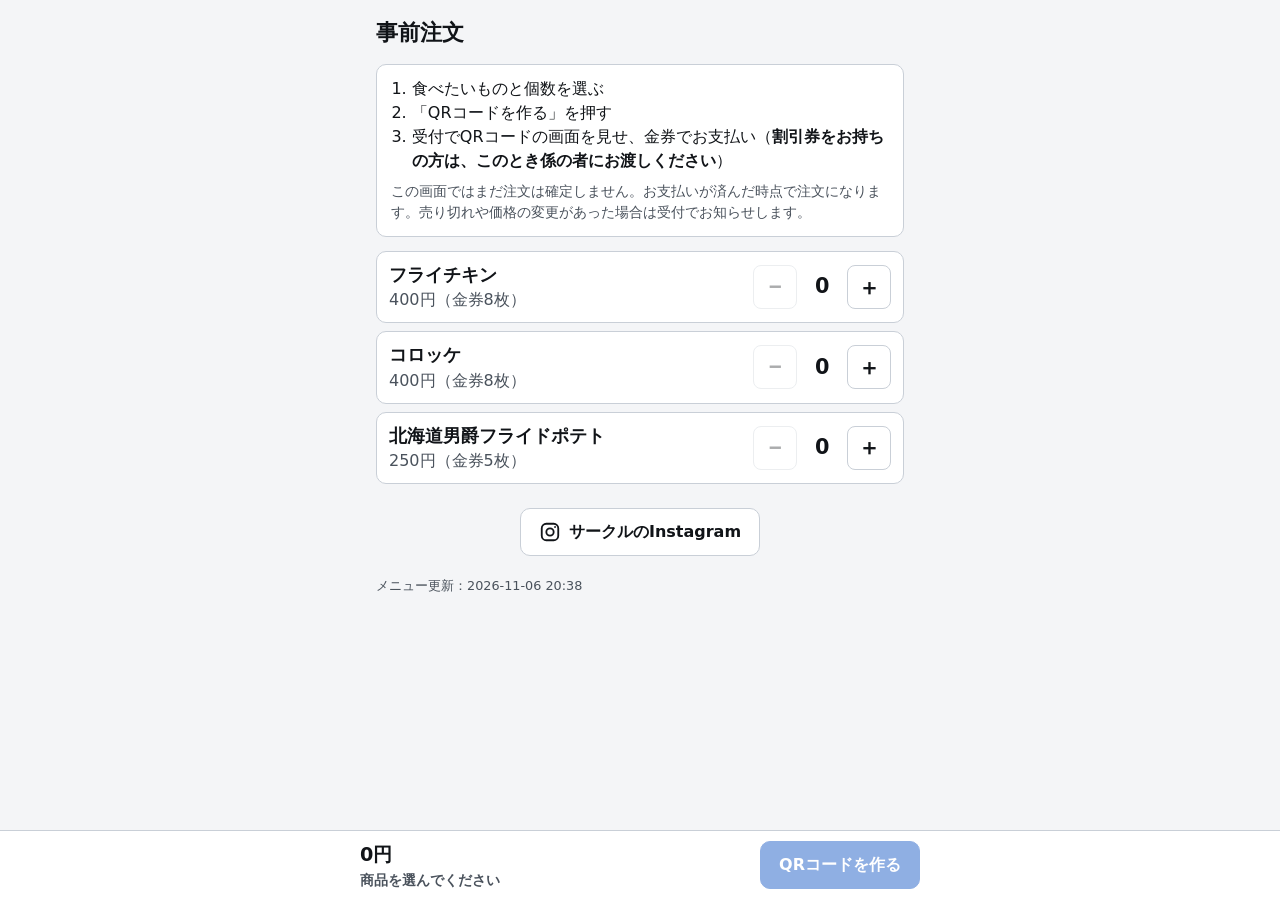
<file: index.html>
<!doctype html><html lang="ja">
<head>
  <meta charset="utf-8">
  <meta name="viewport" content="width=device-width, initial-scale=1">
  <meta name="robots" content="noindex">
  <title>事前注文</title>
  <style>
    :root {
      --bg: #f4f5f7; --surface: #fff; --text: #111418; --muted: #4a525c; --border: #c9cfd7;
      --primary: #0a4fc2; --primary-text: #fff; --warn: #9a4d00; --warn-bg: #fff1dc;
    }
    * { box-sizing: border-box; }
    html, body { margin: 0; }
    body {
      background: var(--bg); color: var(--text); line-height: 1.5;
      font-family: "Hiragino Sans", "Yu Gothic UI", "Meiryo", "Noto Sans JP", system-ui, sans-serif;
      -webkit-tap-highlight-color: transparent;
    }
    .wrap { max-width: 560px; margin: 0 auto; padding: 16px 16px 120px; }
    header h1 { font-size: 1.4rem; margin: 0; }
    header .shop { color: var(--muted); font-weight: 700; }
    .how { background: var(--surface); border: 1px solid var(--border); border-radius: 10px; padding: 12px 14px; margin: 14px 0; }
    .how ol { margin: 0; padding-left: 1.3em; }
    .how .note { color: var(--muted); font-size: .9rem; margin: 8px 0 0; }
    .menu { list-style: none; margin: 0; padding: 0; display: grid; gap: 8px; }
    .item {
      background: var(--surface); border: 1px solid var(--border); border-radius: 10px;
      padding: 10px 12px; display: flex; align-items: center; gap: 10px;
    }
    .item.on { border-color: var(--primary); box-shadow: inset 4px 0 0 var(--primary); }
    .item .info { flex: 1; min-width: 0; }
    .item .name { font-weight: 800; font-size: 1.1rem; overflow-wrap: anywhere; }
    .item .price { color: var(--muted); font-variant-numeric: tabular-nums; }
    .stepper { display: flex; align-items: center; gap: 4px; }
    .stepper button {
      width: 44px; height: 44px; font-size: 1.4rem; font-weight: 800; border-radius: 8px;
      border: 1px solid var(--border); background: #fff; color: var(--text); cursor: pointer;
    }
    .stepper button:disabled { opacity: .35; cursor: default; }
    .stepper .qty { min-width: 2em; text-align: center; font-size: 1.3rem; font-weight: 800; font-variant-numeric: tabular-nums; }
    .bar {
      position: fixed; left: 0; right: 0; bottom: 0; background: var(--surface);
      border-top: 1px solid var(--border); padding: 10px 16px calc(10px + env(safe-area-inset-bottom));
    }
    .bar-in { max-width: 560px; margin: 0 auto; display: flex; align-items: center; gap: 12px; }
    .bar .sum { flex: 1; font-weight: 800; font-size: 1.2rem; font-variant-numeric: tabular-nums; }
    .bar .sum small { display: block; font-size: .85rem; color: var(--muted); font-weight: 700; }
    .btn {
      min-height: 48px; padding: 0 18px; border-radius: 10px; font: inherit; font-weight: 800;
      border: 1px solid var(--border); background: #fff; color: var(--text); cursor: pointer;
    }
    .btn-primary { background: var(--primary); border-color: var(--primary); color: var(--primary-text); }
    .btn:disabled { opacity: .45; cursor: default; }
    .hidden { display: none !important; }
    /* QR表示 */
    .qr-view { text-align: center; }
    .qr-view .lead { font-weight: 800; font-size: 1.1rem; margin: 8px 0; }
    .qr-box { background: #fff; padding: 12px; border-radius: 12px; border: 1px solid var(--border); display: inline-block; width: min(100%, 360px); }
    .qr-box img { display: block; width: 100%; height: auto; image-rendering: pixelated; }
    .qr-id { font-family: ui-monospace, Consolas, monospace; font-size: 1.2rem; font-weight: 800; letter-spacing: .1em; margin-top: 6px; }
    .summary { text-align: left; background: var(--surface); border: 1px solid var(--border); border-radius: 10px; padding: 10px 14px; margin: 14px 0; }
    .summary table { width: 100%; border-collapse: collapse; }
    .summary td { padding: 4px 0; }
    .summary td.n { text-align: right; font-variant-numeric: tabular-nums; white-space: nowrap; padding-left: 8px; }
    .summary .total td { border-top: 1px solid var(--border); font-weight: 800; padding-top: 8px; }
    .warn { background: var(--warn-bg); color: var(--warn); border-radius: 10px; padding: 10px 14px; font-weight: 700; text-align: left; }
    .actions { display: flex; gap: 10px; justify-content: center; flex-wrap: wrap; margin-top: 14px; }
    footer { color: var(--muted); font-size: .8rem; margin-top: 20px; }
    .sns { margin-top: 24px; text-align: center; }
    .sns a {
      display: inline-flex; align-items: center; gap: 8px; min-height: 48px; padding: 0 18px;
      border-radius: 10px; border: 1px solid var(--border); background: var(--surface);
      color: var(--text); font-weight: 800; text-decoration: none;
    }
    .sns svg { width: 22px; height: 22px; }
  </style>
</head>
<body>
  <div class="wrap">
    <header>
      <h1>事前注文</h1>
      
    </header>

    <section id="pick">
      <div class="how">
        <ol>
          <li>食べたいものと個数を選ぶ</li>
          <li>「QRコードを作る」を押す</li>
          <li>受付でQRコードの画面を見せ、金券でお支払い（<strong>割引券をお持ちの方は、このとき係の者にお渡しください</strong>）</li>
        </ol>
        <p class="note">この画面ではまだ注文は確定しません。お支払いが済んだ時点で注文になります。売り切れや価格の変更があった場合は受付でお知らせします。</p>
      </div>
      
      <ul class="menu" id="menu"></ul>
      
    </section>

    <section id="qr" class="qr-view hidden">
      <p class="lead">受付でこの画面を見せてください</p>
      <div class="qr-box"><img id="qr-img" alt="事前注文のQRコード"></div>
      <div class="qr-id" id="qr-id"></div>
      <p class="warn" style="margin-top:12px">画面を明るくして、受付のカメラに向けてください。お支払い（金券）は受付で行います。<br><strong>割引券をお持ちの方は、係の者にお渡しください。</strong></p>
      <div class="summary"><table id="qr-lines"></table></div>
      <div class="actions">
        <button type="button" class="btn" id="btn-edit">戻って変更する</button>
        <button type="button" class="btn" id="btn-reset">最初からやり直す</button>
      </div>
    </section>

    
    <div class="sns">
      <a href="https://www.instagram.com/monodzukurisakuru?xtok=YzZweGwxMnR0Nmt3&amp;utm_source=qr" target="_blank" rel="noopener noreferrer">
        <svg viewBox="0 0 24 24" fill="none" stroke="currentColor" stroke-width="2" aria-hidden="true"><rect x="3" y="3" width="18" height="18" rx="5"/><circle cx="12" cy="12" r="4"/><circle cx="17.5" cy="6.5" r="1" fill="currentColor" stroke="none"/></svg>
        サークルのInstagram
      </a>
    </div>
    
    <footer>メニュー更新：2026-11-06 20:38</footer>
  </div>

  <div class="bar" id="bar">
    <div class="bar-in">
      <div class="sum"><span id="sum">0円</span><small id="sum-detail">商品を選んでください</small></div>
      <button type="button" class="btn btn-primary" id="btn-make" disabled>QRコードを作る</button>
    </div>
  </div>

  <script>//---------------------------------------------------------------------
//
// QR Code Generator for JavaScript
//
// Copyright (c) 2009 Kazuhiko Arase
//
// URL: http://www.d-project.com/
//
// Licensed under the MIT license:
//  http://www.opensource.org/licenses/mit-license.php
//
// The word 'QR Code' is registered trademark of
// DENSO WAVE INCORPORATED
//  http://www.denso-wave.com/qrcode/faqpatent-e.html
//
//---------------------------------------------------------------------

var qrcode = function() {

  //---------------------------------------------------------------------
  // qrcode
  //---------------------------------------------------------------------

  /**
   * qrcode
   * @param typeNumber 1 to 40
   * @param errorCorrectionLevel 'L','M','Q','H'
   */
  var qrcode = function(typeNumber, errorCorrectionLevel) {

    var PAD0 = 0xEC;
    var PAD1 = 0x11;

    var _typeNumber = typeNumber;
    var _errorCorrectionLevel = QRErrorCorrectionLevel[errorCorrectionLevel];
    var _modules = null;
    var _moduleCount = 0;
    var _dataCache = null;
    var _dataList = [];

    var _this = {};

    var makeImpl = function(test, maskPattern) {

      _moduleCount = _typeNumber * 4 + 17;
      _modules = function(moduleCount) {
        var modules = new Array(moduleCount);
        for (var row = 0; row < moduleCount; row += 1) {
          modules[row] = new Array(moduleCount);
          for (var col = 0; col < moduleCount; col += 1) {
            modules[row][col] = null;
          }
        }
        return modules;
      }(_moduleCount);

      setupPositionProbePattern(0, 0);
      setupPositionProbePattern(_moduleCount - 7, 0);
      setupPositionProbePattern(0, _moduleCount - 7);
      setupPositionAdjustPattern();
      setupTimingPattern();
      setupTypeInfo(test, maskPattern);

      if (_typeNumber >= 7) {
        setupTypeNumber(test);
      }

      if (_dataCache == null) {
        _dataCache = createData(_typeNumber, _errorCorrectionLevel, _dataList);
      }

      mapData(_dataCache, maskPattern);
    };

    var setupPositionProbePattern = function(row, col) {

      for (var r = -1; r <= 7; r += 1) {

        if (row + r <= -1 || _moduleCount <= row + r) continue;

        for (var c = -1; c <= 7; c += 1) {

          if (col + c <= -1 || _moduleCount <= col + c) continue;

          if ( (0 <= r && r <= 6 && (c == 0 || c == 6) )
              || (0 <= c && c <= 6 && (r == 0 || r == 6) )
              || (2 <= r && r <= 4 && 2 <= c && c <= 4) ) {
            _modules[row + r][col + c] = true;
          } else {
            _modules[row + r][col + c] = false;
          }
        }
      }
    };

    var getBestMaskPattern = function() {

      var minLostPoint = 0;
      var pattern = 0;

      for (var i = 0; i < 8; i += 1) {

        makeImpl(true, i);

        var lostPoint = QRUtil.getLostPoint(_this);

        if (i == 0 || minLostPoint > lostPoint) {
          minLostPoint = lostPoint;
          pattern = i;
        }
      }

      return pattern;
    };

    var setupTimingPattern = function() {

      for (var r = 8; r < _moduleCount - 8; r += 1) {
        if (_modules[r][6] != null) {
          continue;
        }
        _modules[r][6] = (r % 2 == 0);
      }

      for (var c = 8; c < _moduleCount - 8; c += 1) {
        if (_modules[6][c] != null) {
          continue;
        }
        _modules[6][c] = (c % 2 == 0);
      }
    };

    var setupPositionAdjustPattern = function() {

      var pos = QRUtil.getPatternPosition(_typeNumber);

      for (var i = 0; i < pos.length; i += 1) {

        for (var j = 0; j < pos.length; j += 1) {

          var row = pos[i];
          var col = pos[j];

          if (_modules[row][col] != null) {
            continue;
          }

          for (var r = -2; r <= 2; r += 1) {

            for (var c = -2; c <= 2; c += 1) {

              if (r == -2 || r == 2 || c == -2 || c == 2
                  || (r == 0 && c == 0) ) {
                _modules[row + r][col + c] = true;
              } else {
                _modules[row + r][col + c] = false;
              }
            }
          }
        }
      }
    };

    var setupTypeNumber = function(test) {

      var bits = QRUtil.getBCHTypeNumber(_typeNumber);

      for (var i = 0; i < 18; i += 1) {
        var mod = (!test && ( (bits >> i) & 1) == 1);
        _modules[Math.floor(i / 3)][i % 3 + _moduleCount - 8 - 3] = mod;
      }

      for (var i = 0; i < 18; i += 1) {
        var mod = (!test && ( (bits >> i) & 1) == 1);
        _modules[i % 3 + _moduleCount - 8 - 3][Math.floor(i / 3)] = mod;
      }
    };

    var setupTypeInfo = function(test, maskPattern) {

      var data = (_errorCorrectionLevel << 3) | maskPattern;
      var bits = QRUtil.getBCHTypeInfo(data);

      // vertical
      for (var i = 0; i < 15; i += 1) {

        var mod = (!test && ( (bits >> i) & 1) == 1);

        if (i < 6) {
          _modules[i][8] = mod;
        } else if (i < 8) {
          _modules[i + 1][8] = mod;
        } else {
          _modules[_moduleCount - 15 + i][8] = mod;
        }
      }

      // horizontal
      for (var i = 0; i < 15; i += 1) {

        var mod = (!test && ( (bits >> i) & 1) == 1);

        if (i < 8) {
          _modules[8][_moduleCount - i - 1] = mod;
        } else if (i < 9) {
          _modules[8][15 - i - 1 + 1] = mod;
        } else {
          _modules[8][15 - i - 1] = mod;
        }
      }

      // fixed module
      _modules[_moduleCount - 8][8] = (!test);
    };

    var mapData = function(data, maskPattern) {

      var inc = -1;
      var row = _moduleCount - 1;
      var bitIndex = 7;
      var byteIndex = 0;
      var maskFunc = QRUtil.getMaskFunction(maskPattern);

      for (var col = _moduleCount - 1; col > 0; col -= 2) {

        if (col == 6) col -= 1;

        while (true) {

          for (var c = 0; c < 2; c += 1) {

            if (_modules[row][col - c] == null) {

              var dark = false;

              if (byteIndex < data.length) {
                dark = ( ( (data[byteIndex] >>> bitIndex) & 1) == 1);
              }

              var mask = maskFunc(row, col - c);

              if (mask) {
                dark = !dark;
              }

              _modules[row][col - c] = dark;
              bitIndex -= 1;

              if (bitIndex == -1) {
                byteIndex += 1;
                bitIndex = 7;
              }
            }
          }

          row += inc;

          if (row < 0 || _moduleCount <= row) {
            row -= inc;
            inc = -inc;
            break;
          }
        }
      }
    };

    var createBytes = function(buffer, rsBlocks) {

      var offset = 0;

      var maxDcCount = 0;
      var maxEcCount = 0;

      var dcdata = new Array(rsBlocks.length);
      var ecdata = new Array(rsBlocks.length);

      for (var r = 0; r < rsBlocks.length; r += 1) {

        var dcCount = rsBlocks[r].dataCount;
        var ecCount = rsBlocks[r].totalCount - dcCount;

        maxDcCount = Math.max(maxDcCount, dcCount);
        maxEcCount = Math.max(maxEcCount, ecCount);

        dcdata[r] = new Array(dcCount);

        for (var i = 0; i < dcdata[r].length; i += 1) {
          dcdata[r][i] = 0xff & buffer.getBuffer()[i + offset];
        }
        offset += dcCount;

        var rsPoly = QRUtil.getErrorCorrectPolynomial(ecCount);
        var rawPoly = qrPolynomial(dcdata[r], rsPoly.getLength() - 1);

        var modPoly = rawPoly.mod(rsPoly);
        ecdata[r] = new Array(rsPoly.getLength() - 1);
        for (var i = 0; i < ecdata[r].length; i += 1) {
          var modIndex = i + modPoly.getLength() - ecdata[r].length;
          ecdata[r][i] = (modIndex >= 0)? modPoly.getAt(modIndex) : 0;
        }
      }

      var totalCodeCount = 0;
      for (var i = 0; i < rsBlocks.length; i += 1) {
        totalCodeCount += rsBlocks[i].totalCount;
      }

      var data = new Array(totalCodeCount);
      var index = 0;

      for (var i = 0; i < maxDcCount; i += 1) {
        for (var r = 0; r < rsBlocks.length; r += 1) {
          if (i < dcdata[r].length) {
            data[index] = dcdata[r][i];
            index += 1;
          }
        }
      }

      for (var i = 0; i < maxEcCount; i += 1) {
        for (var r = 0; r < rsBlocks.length; r += 1) {
          if (i < ecdata[r].length) {
            data[index] = ecdata[r][i];
            index += 1;
          }
        }
      }

      return data;
    };

    var createData = function(typeNumber, errorCorrectionLevel, dataList) {

      var rsBlocks = QRRSBlock.getRSBlocks(typeNumber, errorCorrectionLevel);

      var buffer = qrBitBuffer();

      for (var i = 0; i < dataList.length; i += 1) {
        var data = dataList[i];
        buffer.put(data.getMode(), 4);
        buffer.put(data.getLength(), QRUtil.getLengthInBits(data.getMode(), typeNumber) );
        data.write(buffer);
      }

      // calc num max data.
      var totalDataCount = 0;
      for (var i = 0; i < rsBlocks.length; i += 1) {
        totalDataCount += rsBlocks[i].dataCount;
      }

      if (buffer.getLengthInBits() > totalDataCount * 8) {
        throw 'code length overflow. ('
          + buffer.getLengthInBits()
          + '>'
          + totalDataCount * 8
          + ')';
      }

      // end code
      if (buffer.getLengthInBits() + 4 <= totalDataCount * 8) {
        buffer.put(0, 4);
      }

      // padding
      while (buffer.getLengthInBits() % 8 != 0) {
        buffer.putBit(false);
      }

      // padding
      while (true) {

        if (buffer.getLengthInBits() >= totalDataCount * 8) {
          break;
        }
        buffer.put(PAD0, 8);

        if (buffer.getLengthInBits() >= totalDataCount * 8) {
          break;
        }
        buffer.put(PAD1, 8);
      }

      return createBytes(buffer, rsBlocks);
    };

    _this.addData = function(data, mode) {

      mode = mode || 'Byte';

      var newData = null;

      switch(mode) {
      case 'Numeric' :
        newData = qrNumber(data);
        break;
      case 'Alphanumeric' :
        newData = qrAlphaNum(data);
        break;
      case 'Byte' :
        newData = qr8BitByte(data);
        break;
      case 'Kanji' :
        newData = qrKanji(data);
        break;
      default :
        throw 'mode:' + mode;
      }

      _dataList.push(newData);
      _dataCache = null;
    };

    _this.isDark = function(row, col) {
      if (row < 0 || _moduleCount <= row || col < 0 || _moduleCount <= col) {
        throw row + ',' + col;
      }
      return _modules[row][col];
    };

    _this.getModuleCount = function() {
      return _moduleCount;
    };

    _this.make = function() {
      if (_typeNumber < 1) {
        var typeNumber = 1;

        for (; typeNumber < 40; typeNumber++) {
          var rsBlocks = QRRSBlock.getRSBlocks(typeNumber, _errorCorrectionLevel);
          var buffer = qrBitBuffer();

          for (var i = 0; i < _dataList.length; i++) {
            var data = _dataList[i];
            buffer.put(data.getMode(), 4);
            buffer.put(data.getLength(), QRUtil.getLengthInBits(data.getMode(), typeNumber) );
            data.write(buffer);
          }

          var totalDataCount = 0;
          for (var i = 0; i < rsBlocks.length; i++) {
            totalDataCount += rsBlocks[i].dataCount;
          }

          if (buffer.getLengthInBits() <= totalDataCount * 8) {
            break;
          }
        }

        _typeNumber = typeNumber;
      }

      makeImpl(false, getBestMaskPattern() );
    };

    _this.createTableTag = function(cellSize, margin) {

      cellSize = cellSize || 2;
      margin = (typeof margin == 'undefined')? cellSize * 4 : margin;

      var qrHtml = '';

      qrHtml += '<table style="';
      qrHtml += ' border-width: 0px; border-style: none;';
      qrHtml += ' border-collapse: collapse;';
      qrHtml += ' padding: 0px; margin: ' + margin + 'px;';
      qrHtml += '">';
      qrHtml += '<tbody>';

      for (var r = 0; r < _this.getModuleCount(); r += 1) {

        qrHtml += '<tr>';

        for (var c = 0; c < _this.getModuleCount(); c += 1) {
          qrHtml += '<td style="';
          qrHtml += ' border-width: 0px; border-style: none;';
          qrHtml += ' border-collapse: collapse;';
          qrHtml += ' padding: 0px; margin: 0px;';
          qrHtml += ' width: ' + cellSize + 'px;';
          qrHtml += ' height: ' + cellSize + 'px;';
          qrHtml += ' background-color: ';
          qrHtml += _this.isDark(r, c)? '#000000' : '#ffffff';
          qrHtml += ';';
          qrHtml += '"/>';
        }

        qrHtml += '</tr>';
      }

      qrHtml += '</tbody>';
      qrHtml += '</table>';

      return qrHtml;
    };

    _this.createSvgTag = function(cellSize, margin, alt, title) {

      var opts = {};
      if (typeof arguments[0] == 'object') {
        // Called by options.
        opts = arguments[0];
        // overwrite cellSize and margin.
        cellSize = opts.cellSize;
        margin = opts.margin;
        alt = opts.alt;
        title = opts.title;
      }

      cellSize = cellSize || 2;
      margin = (typeof margin == 'undefined')? cellSize * 4 : margin;

      // Compose alt property surrogate
      alt = (typeof alt === 'string') ? {text: alt} : alt || {};
      alt.text = alt.text || null;
      alt.id = (alt.text) ? alt.id || 'qrcode-description' : null;

      // Compose title property surrogate
      title = (typeof title === 'string') ? {text: title} : title || {};
      title.text = title.text || null;
      title.id = (title.text) ? title.id || 'qrcode-title' : null;

      var size = _this.getModuleCount() * cellSize + margin * 2;
      var c, mc, r, mr, qrSvg='', rect;

      rect = 'l' + cellSize + ',0 0,' + cellSize +
        ' -' + cellSize + ',0 0,-' + cellSize + 'z ';

      qrSvg += '<svg version="1.1" xmlns="http://www.w3.org/2000/svg"';
      qrSvg += !opts.scalable ? ' width="' + size + 'px" height="' + size + 'px"' : '';
      qrSvg += ' viewBox="0 0 ' + size + ' ' + size + '" ';
      qrSvg += ' preserveAspectRatio="xMinYMin meet"';
      qrSvg += (title.text || alt.text) ? ' role="img" aria-labelledby="' +
          escapeXml([title.id, alt.id].join(' ').trim() ) + '"' : '';
      qrSvg += '>';
      qrSvg += (title.text) ? '<title id="' + escapeXml(title.id) + '">' +
          escapeXml(title.text) + '</title>' : '';
      qrSvg += (alt.text) ? '<description id="' + escapeXml(alt.id) + '">' +
          escapeXml(alt.text) + '</description>' : '';
      qrSvg += '<rect width="100%" height="100%" fill="white" cx="0" cy="0"/>';
      qrSvg += '<path d="';

      for (r = 0; r < _this.getModuleCount(); r += 1) {
        mr = r * cellSize + margin;
        for (c = 0; c < _this.getModuleCount(); c += 1) {
          if (_this.isDark(r, c) ) {
            mc = c*cellSize+margin;
            qrSvg += 'M' + mc + ',' + mr + rect;
          }
        }
      }

      qrSvg += '" stroke="transparent" fill="black"/>';
      qrSvg += '</svg>';

      return qrSvg;
    };

    _this.createDataURL = function(cellSize, margin) {

      cellSize = cellSize || 2;
      margin = (typeof margin == 'undefined')? cellSize * 4 : margin;

      var size = _this.getModuleCount() * cellSize + margin * 2;
      var min = margin;
      var max = size - margin;

      return createDataURL(size, size, function(x, y) {
        if (min <= x && x < max && min <= y && y < max) {
          var c = Math.floor( (x - min) / cellSize);
          var r = Math.floor( (y - min) / cellSize);
          return _this.isDark(r, c)? 0 : 1;
        } else {
          return 1;
        }
      } );
    };

    _this.createImgTag = function(cellSize, margin, alt) {

      cellSize = cellSize || 2;
      margin = (typeof margin == 'undefined')? cellSize * 4 : margin;

      var size = _this.getModuleCount() * cellSize + margin * 2;

      var img = '';
      img += '<img';
      img += '\u0020src="';
      img += _this.createDataURL(cellSize, margin);
      img += '"';
      img += '\u0020width="';
      img += size;
      img += '"';
      img += '\u0020height="';
      img += size;
      img += '"';
      if (alt) {
        img += '\u0020alt="';
        img += escapeXml(alt);
        img += '"';
      }
      img += '/>';

      return img;
    };

    var escapeXml = function(s) {
      var escaped = '';
      for (var i = 0; i < s.length; i += 1) {
        var c = s.charAt(i);
        switch(c) {
        case '<': escaped += '&lt;'; break;
        case '>': escaped += '&gt;'; break;
        case '&': escaped += '&amp;'; break;
        case '"': escaped += '&quot;'; break;
        default : escaped += c; break;
        }
      }
      return escaped;
    };

    var _createHalfASCII = function(margin) {
      var cellSize = 1;
      margin = (typeof margin == 'undefined')? cellSize * 2 : margin;

      var size = _this.getModuleCount() * cellSize + margin * 2;
      var min = margin;
      var max = size - margin;

      var y, x, r1, r2, p;

      var blocks = {
        '██': '█',
        '█ ': '▀',
        ' █': '▄',
        '  ': ' '
      };

      var blocksLastLineNoMargin = {
        '██': '▀',
        '█ ': '▀',
        ' █': ' ',
        '  ': ' '
      };

      var ascii = '';
      for (y = 0; y < size; y += 2) {
        r1 = Math.floor((y - min) / cellSize);
        r2 = Math.floor((y + 1 - min) / cellSize);
        for (x = 0; x < size; x += 1) {
          p = '█';

          if (min <= x && x < max && min <= y && y < max && _this.isDark(r1, Math.floor((x - min) / cellSize))) {
            p = ' ';
          }

          if (min <= x && x < max && min <= y+1 && y+1 < max && _this.isDark(r2, Math.floor((x - min) / cellSize))) {
            p += ' ';
          }
          else {
            p += '█';
          }

          // Output 2 characters per pixel, to create full square. 1 character per pixels gives only half width of square.
          ascii += (margin < 1 && y+1 >= max) ? blocksLastLineNoMargin[p] : blocks[p];
        }

        ascii += '\n';
      }

      if (size % 2 && margin > 0) {
        return ascii.substring(0, ascii.length - size - 1) + Array(size+1).join('▀');
      }

      return ascii.substring(0, ascii.length-1);
    };

    _this.createASCII = function(cellSize, margin) {
      cellSize = cellSize || 1;

      if (cellSize < 2) {
        return _createHalfASCII(margin);
      }

      cellSize -= 1;
      margin = (typeof margin == 'undefined')? cellSize * 2 : margin;

      var size = _this.getModuleCount() * cellSize + margin * 2;
      var min = margin;
      var max = size - margin;

      var y, x, r, p;

      var white = Array(cellSize+1).join('██');
      var black = Array(cellSize+1).join('  ');

      var ascii = '';
      var line = '';
      for (y = 0; y < size; y += 1) {
        r = Math.floor( (y - min) / cellSize);
        line = '';
        for (x = 0; x < size; x += 1) {
          p = 1;

          if (min <= x && x < max && min <= y && y < max && _this.isDark(r, Math.floor((x - min) / cellSize))) {
            p = 0;
          }

          // Output 2 characters per pixel, to create full square. 1 character per pixels gives only half width of square.
          line += p ? white : black;
        }

        for (r = 0; r < cellSize; r += 1) {
          ascii += line + '\n';
        }
      }

      return ascii.substring(0, ascii.length-1);
    };

    _this.renderTo2dContext = function(context, cellSize) {
      cellSize = cellSize || 2;
      var length = _this.getModuleCount();
      for (var row = 0; row < length; row++) {
        for (var col = 0; col < length; col++) {
          context.fillStyle = _this.isDark(row, col) ? 'black' : 'white';
          context.fillRect(row * cellSize, col * cellSize, cellSize, cellSize);
        }
      }
    }

    return _this;
  };

  //---------------------------------------------------------------------
  // qrcode.stringToBytes
  //---------------------------------------------------------------------

  qrcode.stringToBytesFuncs = {
    'default' : function(s) {
      var bytes = [];
      for (var i = 0; i < s.length; i += 1) {
        var c = s.charCodeAt(i);
        bytes.push(c & 0xff);
      }
      return bytes;
    }
  };

  qrcode.stringToBytes = qrcode.stringToBytesFuncs['default'];

  //---------------------------------------------------------------------
  // qrcode.createStringToBytes
  //---------------------------------------------------------------------

  /**
   * @param unicodeData base64 string of byte array.
   * [16bit Unicode],[16bit Bytes], ...
   * @param numChars
   */
  qrcode.createStringToBytes = function(unicodeData, numChars) {

    // create conversion map.

    var unicodeMap = function() {

      var bin = base64DecodeInputStream(unicodeData);
      var read = function() {
        var b = bin.read();
        if (b == -1) throw 'eof';
        return b;
      };

      var count = 0;
      var unicodeMap = {};
      while (true) {
        var b0 = bin.read();
        if (b0 == -1) break;
        var b1 = read();
        var b2 = read();
        var b3 = read();
        var k = String.fromCharCode( (b0 << 8) | b1);
        var v = (b2 << 8) | b3;
        unicodeMap[k] = v;
        count += 1;
      }
      if (count != numChars) {
        throw count + ' != ' + numChars;
      }

      return unicodeMap;
    }();

    var unknownChar = '?'.charCodeAt(0);

    return function(s) {
      var bytes = [];
      for (var i = 0; i < s.length; i += 1) {
        var c = s.charCodeAt(i);
        if (c < 128) {
          bytes.push(c);
        } else {
          var b = unicodeMap[s.charAt(i)];
          if (typeof b == 'number') {
            if ( (b & 0xff) == b) {
              // 1byte
              bytes.push(b);
            } else {
              // 2bytes
              bytes.push(b >>> 8);
              bytes.push(b & 0xff);
            }
          } else {
            bytes.push(unknownChar);
          }
        }
      }
      return bytes;
    };
  };

  //---------------------------------------------------------------------
  // QRMode
  //---------------------------------------------------------------------

  var QRMode = {
    MODE_NUMBER :    1 << 0,
    MODE_ALPHA_NUM : 1 << 1,
    MODE_8BIT_BYTE : 1 << 2,
    MODE_KANJI :     1 << 3
  };

  //---------------------------------------------------------------------
  // QRErrorCorrectionLevel
  //---------------------------------------------------------------------

  var QRErrorCorrectionLevel = {
    L : 1,
    M : 0,
    Q : 3,
    H : 2
  };

  //---------------------------------------------------------------------
  // QRMaskPattern
  //---------------------------------------------------------------------

  var QRMaskPattern = {
    PATTERN000 : 0,
    PATTERN001 : 1,
    PATTERN010 : 2,
    PATTERN011 : 3,
    PATTERN100 : 4,
    PATTERN101 : 5,
    PATTERN110 : 6,
    PATTERN111 : 7
  };

  //---------------------------------------------------------------------
  // QRUtil
  //---------------------------------------------------------------------

  var QRUtil = function() {

    var PATTERN_POSITION_TABLE = [
      [],
      [6, 18],
      [6, 22],
      [6, 26],
      [6, 30],
      [6, 34],
      [6, 22, 38],
      [6, 24, 42],
      [6, 26, 46],
      [6, 28, 50],
      [6, 30, 54],
      [6, 32, 58],
      [6, 34, 62],
      [6, 26, 46, 66],
      [6, 26, 48, 70],
      [6, 26, 50, 74],
      [6, 30, 54, 78],
      [6, 30, 56, 82],
      [6, 30, 58, 86],
      [6, 34, 62, 90],
      [6, 28, 50, 72, 94],
      [6, 26, 50, 74, 98],
      [6, 30, 54, 78, 102],
      [6, 28, 54, 80, 106],
      [6, 32, 58, 84, 110],
      [6, 30, 58, 86, 114],
      [6, 34, 62, 90, 118],
      [6, 26, 50, 74, 98, 122],
      [6, 30, 54, 78, 102, 126],
      [6, 26, 52, 78, 104, 130],
      [6, 30, 56, 82, 108, 134],
      [6, 34, 60, 86, 112, 138],
      [6, 30, 58, 86, 114, 142],
      [6, 34, 62, 90, 118, 146],
      [6, 30, 54, 78, 102, 126, 150],
      [6, 24, 50, 76, 102, 128, 154],
      [6, 28, 54, 80, 106, 132, 158],
      [6, 32, 58, 84, 110, 136, 162],
      [6, 26, 54, 82, 110, 138, 166],
      [6, 30, 58, 86, 114, 142, 170]
    ];
    var G15 = (1 << 10) | (1 << 8) | (1 << 5) | (1 << 4) | (1 << 2) | (1 << 1) | (1 << 0);
    var G18 = (1 << 12) | (1 << 11) | (1 << 10) | (1 << 9) | (1 << 8) | (1 << 5) | (1 << 2) | (1 << 0);
    var G15_MASK = (1 << 14) | (1 << 12) | (1 << 10) | (1 << 4) | (1 << 1);

    var _this = {};

    var getBCHDigit = function(data) {
      var digit = 0;
      while (data != 0) {
        digit += 1;
        data >>>= 1;
      }
      return digit;
    };

    _this.getBCHTypeInfo = function(data) {
      var d = data << 10;
      while (getBCHDigit(d) - getBCHDigit(G15) >= 0) {
        d ^= (G15 << (getBCHDigit(d) - getBCHDigit(G15) ) );
      }
      return ( (data << 10) | d) ^ G15_MASK;
    };

    _this.getBCHTypeNumber = function(data) {
      var d = data << 12;
      while (getBCHDigit(d) - getBCHDigit(G18) >= 0) {
        d ^= (G18 << (getBCHDigit(d) - getBCHDigit(G18) ) );
      }
      return (data << 12) | d;
    };

    _this.getPatternPosition = function(typeNumber) {
      return PATTERN_POSITION_TABLE[typeNumber - 1];
    };

    _this.getMaskFunction = function(maskPattern) {

      switch (maskPattern) {

      case QRMaskPattern.PATTERN000 :
        return function(i, j) { return (i + j) % 2 == 0; };
      case QRMaskPattern.PATTERN001 :
        return function(i, j) { return i % 2 == 0; };
      case QRMaskPattern.PATTERN010 :
        return function(i, j) { return j % 3 == 0; };
      case QRMaskPattern.PATTERN011 :
        return function(i, j) { return (i + j) % 3 == 0; };
      case QRMaskPattern.PATTERN100 :
        return function(i, j) { return (Math.floor(i / 2) + Math.floor(j / 3) ) % 2 == 0; };
      case QRMaskPattern.PATTERN101 :
        return function(i, j) { return (i * j) % 2 + (i * j) % 3 == 0; };
      case QRMaskPattern.PATTERN110 :
        return function(i, j) { return ( (i * j) % 2 + (i * j) % 3) % 2 == 0; };
      case QRMaskPattern.PATTERN111 :
        return function(i, j) { return ( (i * j) % 3 + (i + j) % 2) % 2 == 0; };

      default :
        throw 'bad maskPattern:' + maskPattern;
      }
    };

    _this.getErrorCorrectPolynomial = function(errorCorrectLength) {
      var a = qrPolynomial([1], 0);
      for (var i = 0; i < errorCorrectLength; i += 1) {
        a = a.multiply(qrPolynomial([1, QRMath.gexp(i)], 0) );
      }
      return a;
    };

    _this.getLengthInBits = function(mode, type) {

      if (1 <= type && type < 10) {

        // 1 - 9

        switch(mode) {
        case QRMode.MODE_NUMBER    : return 10;
        case QRMode.MODE_ALPHA_NUM : return 9;
        case QRMode.MODE_8BIT_BYTE : return 8;
        case QRMode.MODE_KANJI     : return 8;
        default :
          throw 'mode:' + mode;
        }

      } else if (type < 27) {

        // 10 - 26

        switch(mode) {
        case QRMode.MODE_NUMBER    : return 12;
        case QRMode.MODE_ALPHA_NUM : return 11;
        case QRMode.MODE_8BIT_BYTE : return 16;
        case QRMode.MODE_KANJI     : return 10;
        default :
          throw 'mode:' + mode;
        }

      } else if (type < 41) {

        // 27 - 40

        switch(mode) {
        case QRMode.MODE_NUMBER    : return 14;
        case QRMode.MODE_ALPHA_NUM : return 13;
        case QRMode.MODE_8BIT_BYTE : return 16;
        case QRMode.MODE_KANJI     : return 12;
        default :
          throw 'mode:' + mode;
        }

      } else {
        throw 'type:' + type;
      }
    };

    _this.getLostPoint = function(qrcode) {

      var moduleCount = qrcode.getModuleCount();

      var lostPoint = 0;

      // LEVEL1

      for (var row = 0; row < moduleCount; row += 1) {
        for (var col = 0; col < moduleCount; col += 1) {

          var sameCount = 0;
          var dark = qrcode.isDark(row, col);

          for (var r = -1; r <= 1; r += 1) {

            if (row + r < 0 || moduleCount <= row + r) {
              continue;
            }

            for (var c = -1; c <= 1; c += 1) {

              if (col + c < 0 || moduleCount <= col + c) {
                continue;
              }

              if (r == 0 && c == 0) {
                continue;
              }

              if (dark == qrcode.isDark(row + r, col + c) ) {
                sameCount += 1;
              }
            }
          }

          if (sameCount > 5) {
            lostPoint += (3 + sameCount - 5);
          }
        }
      };

      // LEVEL2

      for (var row = 0; row < moduleCount - 1; row += 1) {
        for (var col = 0; col < moduleCount - 1; col += 1) {
          var count = 0;
          if (qrcode.isDark(row, col) ) count += 1;
          if (qrcode.isDark(row + 1, col) ) count += 1;
          if (qrcode.isDark(row, col + 1) ) count += 1;
          if (qrcode.isDark(row + 1, col + 1) ) count += 1;
          if (count == 0 || count == 4) {
            lostPoint += 3;
          }
        }
      }

      // LEVEL3

      for (var row = 0; row < moduleCount; row += 1) {
        for (var col = 0; col < moduleCount - 6; col += 1) {
          if (qrcode.isDark(row, col)
              && !qrcode.isDark(row, col + 1)
              &&  qrcode.isDark(row, col + 2)
              &&  qrcode.isDark(row, col + 3)
              &&  qrcode.isDark(row, col + 4)
              && !qrcode.isDark(row, col + 5)
              &&  qrcode.isDark(row, col + 6) ) {
            lostPoint += 40;
          }
        }
      }

      for (var col = 0; col < moduleCount; col += 1) {
        for (var row = 0; row < moduleCount - 6; row += 1) {
          if (qrcode.isDark(row, col)
              && !qrcode.isDark(row + 1, col)
              &&  qrcode.isDark(row + 2, col)
              &&  qrcode.isDark(row + 3, col)
              &&  qrcode.isDark(row + 4, col)
              && !qrcode.isDark(row + 5, col)
              &&  qrcode.isDark(row + 6, col) ) {
            lostPoint += 40;
          }
        }
      }

      // LEVEL4

      var darkCount = 0;

      for (var col = 0; col < moduleCount; col += 1) {
        for (var row = 0; row < moduleCount; row += 1) {
          if (qrcode.isDark(row, col) ) {
            darkCount += 1;
          }
        }
      }

      var ratio = Math.abs(100 * darkCount / moduleCount / moduleCount - 50) / 5;
      lostPoint += ratio * 10;

      return lostPoint;
    };

    return _this;
  }();

  //---------------------------------------------------------------------
  // QRMath
  //---------------------------------------------------------------------

  var QRMath = function() {

    var EXP_TABLE = new Array(256);
    var LOG_TABLE = new Array(256);

    // initialize tables
    for (var i = 0; i < 8; i += 1) {
      EXP_TABLE[i] = 1 << i;
    }
    for (var i = 8; i < 256; i += 1) {
      EXP_TABLE[i] = EXP_TABLE[i - 4]
        ^ EXP_TABLE[i - 5]
        ^ EXP_TABLE[i - 6]
        ^ EXP_TABLE[i - 8];
    }
    for (var i = 0; i < 255; i += 1) {
      LOG_TABLE[EXP_TABLE[i] ] = i;
    }

    var _this = {};

    _this.glog = function(n) {

      if (n < 1) {
        throw 'glog(' + n + ')';
      }

      return LOG_TABLE[n];
    };

    _this.gexp = function(n) {

      while (n < 0) {
        n += 255;
      }

      while (n >= 256) {
        n -= 255;
      }

      return EXP_TABLE[n];
    };

    return _this;
  }();

  //---------------------------------------------------------------------
  // qrPolynomial
  //---------------------------------------------------------------------

  function qrPolynomial(num, shift) {

    if (typeof num.length == 'undefined') {
      throw num.length + '/' + shift;
    }

    var _num = function() {
      var offset = 0;
      while (offset < num.length && num[offset] == 0) {
        offset += 1;
      }
      var _num = new Array(num.length - offset + shift);
      for (var i = 0; i < num.length - offset; i += 1) {
        _num[i] = num[i + offset];
      }
      return _num;
    }();

    var _this = {};

    _this.getAt = function(index) {
      return _num[index];
    };

    _this.getLength = function() {
      return _num.length;
    };

    _this.multiply = function(e) {

      var num = new Array(_this.getLength() + e.getLength() - 1);

      for (var i = 0; i < _this.getLength(); i += 1) {
        for (var j = 0; j < e.getLength(); j += 1) {
          num[i + j] ^= QRMath.gexp(QRMath.glog(_this.getAt(i) ) + QRMath.glog(e.getAt(j) ) );
        }
      }

      return qrPolynomial(num, 0);
    };

    _this.mod = function(e) {

      if (_this.getLength() - e.getLength() < 0) {
        return _this;
      }

      var ratio = QRMath.glog(_this.getAt(0) ) - QRMath.glog(e.getAt(0) );

      var num = new Array(_this.getLength() );
      for (var i = 0; i < _this.getLength(); i += 1) {
        num[i] = _this.getAt(i);
      }

      for (var i = 0; i < e.getLength(); i += 1) {
        num[i] ^= QRMath.gexp(QRMath.glog(e.getAt(i) ) + ratio);
      }

      // recursive call
      return qrPolynomial(num, 0).mod(e);
    };

    return _this;
  };

  //---------------------------------------------------------------------
  // QRRSBlock
  //---------------------------------------------------------------------

  var QRRSBlock = function() {

    var RS_BLOCK_TABLE = [

      // L
      // M
      // Q
      // H

      // 1
      [1, 26, 19],
      [1, 26, 16],
      [1, 26, 13],
      [1, 26, 9],

      // 2
      [1, 44, 34],
      [1, 44, 28],
      [1, 44, 22],
      [1, 44, 16],

      // 3
      [1, 70, 55],
      [1, 70, 44],
      [2, 35, 17],
      [2, 35, 13],

      // 4
      [1, 100, 80],
      [2, 50, 32],
      [2, 50, 24],
      [4, 25, 9],

      // 5
      [1, 134, 108],
      [2, 67, 43],
      [2, 33, 15, 2, 34, 16],
      [2, 33, 11, 2, 34, 12],

      // 6
      [2, 86, 68],
      [4, 43, 27],
      [4, 43, 19],
      [4, 43, 15],

      // 7
      [2, 98, 78],
      [4, 49, 31],
      [2, 32, 14, 4, 33, 15],
      [4, 39, 13, 1, 40, 14],

      // 8
      [2, 121, 97],
      [2, 60, 38, 2, 61, 39],
      [4, 40, 18, 2, 41, 19],
      [4, 40, 14, 2, 41, 15],

      // 9
      [2, 146, 116],
      [3, 58, 36, 2, 59, 37],
      [4, 36, 16, 4, 37, 17],
      [4, 36, 12, 4, 37, 13],

      // 10
      [2, 86, 68, 2, 87, 69],
      [4, 69, 43, 1, 70, 44],
      [6, 43, 19, 2, 44, 20],
      [6, 43, 15, 2, 44, 16],

      // 11
      [4, 101, 81],
      [1, 80, 50, 4, 81, 51],
      [4, 50, 22, 4, 51, 23],
      [3, 36, 12, 8, 37, 13],

      // 12
      [2, 116, 92, 2, 117, 93],
      [6, 58, 36, 2, 59, 37],
      [4, 46, 20, 6, 47, 21],
      [7, 42, 14, 4, 43, 15],

      // 13
      [4, 133, 107],
      [8, 59, 37, 1, 60, 38],
      [8, 44, 20, 4, 45, 21],
      [12, 33, 11, 4, 34, 12],

      // 14
      [3, 145, 115, 1, 146, 116],
      [4, 64, 40, 5, 65, 41],
      [11, 36, 16, 5, 37, 17],
      [11, 36, 12, 5, 37, 13],

      // 15
      [5, 109, 87, 1, 110, 88],
      [5, 65, 41, 5, 66, 42],
      [5, 54, 24, 7, 55, 25],
      [11, 36, 12, 7, 37, 13],

      // 16
      [5, 122, 98, 1, 123, 99],
      [7, 73, 45, 3, 74, 46],
      [15, 43, 19, 2, 44, 20],
      [3, 45, 15, 13, 46, 16],

      // 17
      [1, 135, 107, 5, 136, 108],
      [10, 74, 46, 1, 75, 47],
      [1, 50, 22, 15, 51, 23],
      [2, 42, 14, 17, 43, 15],

      // 18
      [5, 150, 120, 1, 151, 121],
      [9, 69, 43, 4, 70, 44],
      [17, 50, 22, 1, 51, 23],
      [2, 42, 14, 19, 43, 15],

      // 19
      [3, 141, 113, 4, 142, 114],
      [3, 70, 44, 11, 71, 45],
      [17, 47, 21, 4, 48, 22],
      [9, 39, 13, 16, 40, 14],

      // 20
      [3, 135, 107, 5, 136, 108],
      [3, 67, 41, 13, 68, 42],
      [15, 54, 24, 5, 55, 25],
      [15, 43, 15, 10, 44, 16],

      // 21
      [4, 144, 116, 4, 145, 117],
      [17, 68, 42],
      [17, 50, 22, 6, 51, 23],
      [19, 46, 16, 6, 47, 17],

      // 22
      [2, 139, 111, 7, 140, 112],
      [17, 74, 46],
      [7, 54, 24, 16, 55, 25],
      [34, 37, 13],

      // 23
      [4, 151, 121, 5, 152, 122],
      [4, 75, 47, 14, 76, 48],
      [11, 54, 24, 14, 55, 25],
      [16, 45, 15, 14, 46, 16],

      // 24
      [6, 147, 117, 4, 148, 118],
      [6, 73, 45, 14, 74, 46],
      [11, 54, 24, 16, 55, 25],
      [30, 46, 16, 2, 47, 17],

      // 25
      [8, 132, 106, 4, 133, 107],
      [8, 75, 47, 13, 76, 48],
      [7, 54, 24, 22, 55, 25],
      [22, 45, 15, 13, 46, 16],

      // 26
      [10, 142, 114, 2, 143, 115],
      [19, 74, 46, 4, 75, 47],
      [28, 50, 22, 6, 51, 23],
      [33, 46, 16, 4, 47, 17],

      // 27
      [8, 152, 122, 4, 153, 123],
      [22, 73, 45, 3, 74, 46],
      [8, 53, 23, 26, 54, 24],
      [12, 45, 15, 28, 46, 16],

      // 28
      [3, 147, 117, 10, 148, 118],
      [3, 73, 45, 23, 74, 46],
      [4, 54, 24, 31, 55, 25],
      [11, 45, 15, 31, 46, 16],

      // 29
      [7, 146, 116, 7, 147, 117],
      [21, 73, 45, 7, 74, 46],
      [1, 53, 23, 37, 54, 24],
      [19, 45, 15, 26, 46, 16],

      // 30
      [5, 145, 115, 10, 146, 116],
      [19, 75, 47, 10, 76, 48],
      [15, 54, 24, 25, 55, 25],
      [23, 45, 15, 25, 46, 16],

      // 31
      [13, 145, 115, 3, 146, 116],
      [2, 74, 46, 29, 75, 47],
      [42, 54, 24, 1, 55, 25],
      [23, 45, 15, 28, 46, 16],

      // 32
      [17, 145, 115],
      [10, 74, 46, 23, 75, 47],
      [10, 54, 24, 35, 55, 25],
      [19, 45, 15, 35, 46, 16],

      // 33
      [17, 145, 115, 1, 146, 116],
      [14, 74, 46, 21, 75, 47],
      [29, 54, 24, 19, 55, 25],
      [11, 45, 15, 46, 46, 16],

      // 34
      [13, 145, 115, 6, 146, 116],
      [14, 74, 46, 23, 75, 47],
      [44, 54, 24, 7, 55, 25],
      [59, 46, 16, 1, 47, 17],

      // 35
      [12, 151, 121, 7, 152, 122],
      [12, 75, 47, 26, 76, 48],
      [39, 54, 24, 14, 55, 25],
      [22, 45, 15, 41, 46, 16],

      // 36
      [6, 151, 121, 14, 152, 122],
      [6, 75, 47, 34, 76, 48],
      [46, 54, 24, 10, 55, 25],
      [2, 45, 15, 64, 46, 16],

      // 37
      [17, 152, 122, 4, 153, 123],
      [29, 74, 46, 14, 75, 47],
      [49, 54, 24, 10, 55, 25],
      [24, 45, 15, 46, 46, 16],

      // 38
      [4, 152, 122, 18, 153, 123],
      [13, 74, 46, 32, 75, 47],
      [48, 54, 24, 14, 55, 25],
      [42, 45, 15, 32, 46, 16],

      // 39
      [20, 147, 117, 4, 148, 118],
      [40, 75, 47, 7, 76, 48],
      [43, 54, 24, 22, 55, 25],
      [10, 45, 15, 67, 46, 16],

      // 40
      [19, 148, 118, 6, 149, 119],
      [18, 75, 47, 31, 76, 48],
      [34, 54, 24, 34, 55, 25],
      [20, 45, 15, 61, 46, 16]
    ];

    var qrRSBlock = function(totalCount, dataCount) {
      var _this = {};
      _this.totalCount = totalCount;
      _this.dataCount = dataCount;
      return _this;
    };

    var _this = {};

    var getRsBlockTable = function(typeNumber, errorCorrectionLevel) {

      switch(errorCorrectionLevel) {
      case QRErrorCorrectionLevel.L :
        return RS_BLOCK_TABLE[(typeNumber - 1) * 4 + 0];
      case QRErrorCorrectionLevel.M :
        return RS_BLOCK_TABLE[(typeNumber - 1) * 4 + 1];
      case QRErrorCorrectionLevel.Q :
        return RS_BLOCK_TABLE[(typeNumber - 1) * 4 + 2];
      case QRErrorCorrectionLevel.H :
        return RS_BLOCK_TABLE[(typeNumber - 1) * 4 + 3];
      default :
        return undefined;
      }
    };

    _this.getRSBlocks = function(typeNumber, errorCorrectionLevel) {

      var rsBlock = getRsBlockTable(typeNumber, errorCorrectionLevel);

      if (typeof rsBlock == 'undefined') {
        throw 'bad rs block @ typeNumber:' + typeNumber +
            '/errorCorrectionLevel:' + errorCorrectionLevel;
      }

      var length = rsBlock.length / 3;

      var list = [];

      for (var i = 0; i < length; i += 1) {

        var count = rsBlock[i * 3 + 0];
        var totalCount = rsBlock[i * 3 + 1];
        var dataCount = rsBlock[i * 3 + 2];

        for (var j = 0; j < count; j += 1) {
          list.push(qrRSBlock(totalCount, dataCount) );
        }
      }

      return list;
    };

    return _this;
  }();

  //---------------------------------------------------------------------
  // qrBitBuffer
  //---------------------------------------------------------------------

  var qrBitBuffer = function() {

    var _buffer = [];
    var _length = 0;

    var _this = {};

    _this.getBuffer = function() {
      return _buffer;
    };

    _this.getAt = function(index) {
      var bufIndex = Math.floor(index / 8);
      return ( (_buffer[bufIndex] >>> (7 - index % 8) ) & 1) == 1;
    };

    _this.put = function(num, length) {
      for (var i = 0; i < length; i += 1) {
        _this.putBit( ( (num >>> (length - i - 1) ) & 1) == 1);
      }
    };

    _this.getLengthInBits = function() {
      return _length;
    };

    _this.putBit = function(bit) {

      var bufIndex = Math.floor(_length / 8);
      if (_buffer.length <= bufIndex) {
        _buffer.push(0);
      }

      if (bit) {
        _buffer[bufIndex] |= (0x80 >>> (_length % 8) );
      }

      _length += 1;
    };

    return _this;
  };

  //---------------------------------------------------------------------
  // qrNumber
  //---------------------------------------------------------------------

  var qrNumber = function(data) {

    var _mode = QRMode.MODE_NUMBER;
    var _data = data;

    var _this = {};

    _this.getMode = function() {
      return _mode;
    };

    _this.getLength = function(buffer) {
      return _data.length;
    };

    _this.write = function(buffer) {

      var data = _data;

      var i = 0;

      while (i + 2 < data.length) {
        buffer.put(strToNum(data.substring(i, i + 3) ), 10);
        i += 3;
      }

      if (i < data.length) {
        if (data.length - i == 1) {
          buffer.put(strToNum(data.substring(i, i + 1) ), 4);
        } else if (data.length - i == 2) {
          buffer.put(strToNum(data.substring(i, i + 2) ), 7);
        }
      }
    };

    var strToNum = function(s) {
      var num = 0;
      for (var i = 0; i < s.length; i += 1) {
        num = num * 10 + chatToNum(s.charAt(i) );
      }
      return num;
    };

    var chatToNum = function(c) {
      if ('0' <= c && c <= '9') {
        return c.charCodeAt(0) - '0'.charCodeAt(0);
      }
      throw 'illegal char :' + c;
    };

    return _this;
  };

  //---------------------------------------------------------------------
  // qrAlphaNum
  //---------------------------------------------------------------------

  var qrAlphaNum = function(data) {

    var _mode = QRMode.MODE_ALPHA_NUM;
    var _data = data;

    var _this = {};

    _this.getMode = function() {
      return _mode;
    };

    _this.getLength = function(buffer) {
      return _data.length;
    };

    _this.write = function(buffer) {

      var s = _data;

      var i = 0;

      while (i + 1 < s.length) {
        buffer.put(
          getCode(s.charAt(i) ) * 45 +
          getCode(s.charAt(i + 1) ), 11);
        i += 2;
      }

      if (i < s.length) {
        buffer.put(getCode(s.charAt(i) ), 6);
      }
    };

    var getCode = function(c) {

      if ('0' <= c && c <= '9') {
        return c.charCodeAt(0) - '0'.charCodeAt(0);
      } else if ('A' <= c && c <= 'Z') {
        return c.charCodeAt(0) - 'A'.charCodeAt(0) + 10;
      } else {
        switch (c) {
        case ' ' : return 36;
        case '$' : return 37;
        case '%' : return 38;
        case '*' : return 39;
        case '+' : return 40;
        case '-' : return 41;
        case '.' : return 42;
        case '/' : return 43;
        case ':' : return 44;
        default :
          throw 'illegal char :' + c;
        }
      }
    };

    return _this;
  };

  //---------------------------------------------------------------------
  // qr8BitByte
  //---------------------------------------------------------------------

  var qr8BitByte = function(data) {

    var _mode = QRMode.MODE_8BIT_BYTE;
    var _data = data;
    var _bytes = qrcode.stringToBytes(data);

    var _this = {};

    _this.getMode = function() {
      return _mode;
    };

    _this.getLength = function(buffer) {
      return _bytes.length;
    };

    _this.write = function(buffer) {
      for (var i = 0; i < _bytes.length; i += 1) {
        buffer.put(_bytes[i], 8);
      }
    };

    return _this;
  };

  //---------------------------------------------------------------------
  // qrKanji
  //---------------------------------------------------------------------

  var qrKanji = function(data) {

    var _mode = QRMode.MODE_KANJI;
    var _data = data;

    var stringToBytes = qrcode.stringToBytesFuncs['SJIS'];
    if (!stringToBytes) {
      throw 'sjis not supported.';
    }
    !function(c, code) {
      // self test for sjis support.
      var test = stringToBytes(c);
      if (test.length != 2 || ( (test[0] << 8) | test[1]) != code) {
        throw 'sjis not supported.';
      }
    }('\u53cb', 0x9746);

    var _bytes = stringToBytes(data);

    var _this = {};

    _this.getMode = function() {
      return _mode;
    };

    _this.getLength = function(buffer) {
      return ~~(_bytes.length / 2);
    };

    _this.write = function(buffer) {

      var data = _bytes;

      var i = 0;

      while (i + 1 < data.length) {

        var c = ( (0xff & data[i]) << 8) | (0xff & data[i + 1]);

        if (0x8140 <= c && c <= 0x9FFC) {
          c -= 0x8140;
        } else if (0xE040 <= c && c <= 0xEBBF) {
          c -= 0xC140;
        } else {
          throw 'illegal char at ' + (i + 1) + '/' + c;
        }

        c = ( (c >>> 8) & 0xff) * 0xC0 + (c & 0xff);

        buffer.put(c, 13);

        i += 2;
      }

      if (i < data.length) {
        throw 'illegal char at ' + (i + 1);
      }
    };

    return _this;
  };

  //=====================================================================
  // GIF Support etc.
  //

  //---------------------------------------------------------------------
  // byteArrayOutputStream
  //---------------------------------------------------------------------

  var byteArrayOutputStream = function() {

    var _bytes = [];

    var _this = {};

    _this.writeByte = function(b) {
      _bytes.push(b & 0xff);
    };

    _this.writeShort = function(i) {
      _this.writeByte(i);
      _this.writeByte(i >>> 8);
    };

    _this.writeBytes = function(b, off, len) {
      off = off || 0;
      len = len || b.length;
      for (var i = 0; i < len; i += 1) {
        _this.writeByte(b[i + off]);
      }
    };

    _this.writeString = function(s) {
      for (var i = 0; i < s.length; i += 1) {
        _this.writeByte(s.charCodeAt(i) );
      }
    };

    _this.toByteArray = function() {
      return _bytes;
    };

    _this.toString = function() {
      var s = '';
      s += '[';
      for (var i = 0; i < _bytes.length; i += 1) {
        if (i > 0) {
          s += ',';
        }
        s += _bytes[i];
      }
      s += ']';
      return s;
    };

    return _this;
  };

  //---------------------------------------------------------------------
  // base64EncodeOutputStream
  //---------------------------------------------------------------------

  var base64EncodeOutputStream = function() {

    var _buffer = 0;
    var _buflen = 0;
    var _length = 0;
    var _base64 = '';

    var _this = {};

    var writeEncoded = function(b) {
      _base64 += String.fromCharCode(encode(b & 0x3f) );
    };

    var encode = function(n) {
      if (n < 0) {
        // error.
      } else if (n < 26) {
        return 0x41 + n;
      } else if (n < 52) {
        return 0x61 + (n - 26);
      } else if (n < 62) {
        return 0x30 + (n - 52);
      } else if (n == 62) {
        return 0x2b;
      } else if (n == 63) {
        return 0x2f;
      }
      throw 'n:' + n;
    };

    _this.writeByte = function(n) {

      _buffer = (_buffer << 8) | (n & 0xff);
      _buflen += 8;
      _length += 1;

      while (_buflen >= 6) {
        writeEncoded(_buffer >>> (_buflen - 6) );
        _buflen -= 6;
      }
    };

    _this.flush = function() {

      if (_buflen > 0) {
        writeEncoded(_buffer << (6 - _buflen) );
        _buffer = 0;
        _buflen = 0;
      }

      if (_length % 3 != 0) {
        // padding
        var padlen = 3 - _length % 3;
        for (var i = 0; i < padlen; i += 1) {
          _base64 += '=';
        }
      }
    };

    _this.toString = function() {
      return _base64;
    };

    return _this;
  };

  //---------------------------------------------------------------------
  // base64DecodeInputStream
  //---------------------------------------------------------------------

  var base64DecodeInputStream = function(str) {

    var _str = str;
    var _pos = 0;
    var _buffer = 0;
    var _buflen = 0;

    var _this = {};

    _this.read = function() {

      while (_buflen < 8) {

        if (_pos >= _str.length) {
          if (_buflen == 0) {
            return -1;
          }
          throw 'unexpected end of file./' + _buflen;
        }

        var c = _str.charAt(_pos);
        _pos += 1;

        if (c == '=') {
          _buflen = 0;
          return -1;
        } else if (c.match(/^\s$/) ) {
          // ignore if whitespace.
          continue;
        }

        _buffer = (_buffer << 6) | decode(c.charCodeAt(0) );
        _buflen += 6;
      }

      var n = (_buffer >>> (_buflen - 8) ) & 0xff;
      _buflen -= 8;
      return n;
    };

    var decode = function(c) {
      if (0x41 <= c && c <= 0x5a) {
        return c - 0x41;
      } else if (0x61 <= c && c <= 0x7a) {
        return c - 0x61 + 26;
      } else if (0x30 <= c && c <= 0x39) {
        return c - 0x30 + 52;
      } else if (c == 0x2b) {
        return 62;
      } else if (c == 0x2f) {
        return 63;
      } else {
        throw 'c:' + c;
      }
    };

    return _this;
  };

  //---------------------------------------------------------------------
  // gifImage (B/W)
  //---------------------------------------------------------------------

  var gifImage = function(width, height) {

    var _width = width;
    var _height = height;
    var _data = new Array(width * height);

    var _this = {};

    _this.setPixel = function(x, y, pixel) {
      _data[y * _width + x] = pixel;
    };

    _this.write = function(out) {

      //---------------------------------
      // GIF Signature

      out.writeString('GIF87a');

      //---------------------------------
      // Screen Descriptor

      out.writeShort(_width);
      out.writeShort(_height);

      out.writeByte(0x80); // 2bit
      out.writeByte(0);
      out.writeByte(0);

      //---------------------------------
      // Global Color Map

      // black
      out.writeByte(0x00);
      out.writeByte(0x00);
      out.writeByte(0x00);

      // white
      out.writeByte(0xff);
      out.writeByte(0xff);
      out.writeByte(0xff);

      //---------------------------------
      // Image Descriptor

      out.writeString(',');
      out.writeShort(0);
      out.writeShort(0);
      out.writeShort(_width);
      out.writeShort(_height);
      out.writeByte(0);

      //---------------------------------
      // Local Color Map

      //---------------------------------
      // Raster Data

      var lzwMinCodeSize = 2;
      var raster = getLZWRaster(lzwMinCodeSize);

      out.writeByte(lzwMinCodeSize);

      var offset = 0;

      while (raster.length - offset > 255) {
        out.writeByte(255);
        out.writeBytes(raster, offset, 255);
        offset += 255;
      }

      out.writeByte(raster.length - offset);
      out.writeBytes(raster, offset, raster.length - offset);
      out.writeByte(0x00);

      //---------------------------------
      // GIF Terminator
      out.writeString(';');
    };

    var bitOutputStream = function(out) {

      var _out = out;
      var _bitLength = 0;
      var _bitBuffer = 0;

      var _this = {};

      _this.write = function(data, length) {

        if ( (data >>> length) != 0) {
          throw 'length over';
        }

        while (_bitLength + length >= 8) {
          _out.writeByte(0xff & ( (data << _bitLength) | _bitBuffer) );
          length -= (8 - _bitLength);
          data >>>= (8 - _bitLength);
          _bitBuffer = 0;
          _bitLength = 0;
        }

        _bitBuffer = (data << _bitLength) | _bitBuffer;
        _bitLength = _bitLength + length;
      };

      _this.flush = function() {
        if (_bitLength > 0) {
          _out.writeByte(_bitBuffer);
        }
      };

      return _this;
    };

    var getLZWRaster = function(lzwMinCodeSize) {

      var clearCode = 1 << lzwMinCodeSize;
      var endCode = (1 << lzwMinCodeSize) + 1;
      var bitLength = lzwMinCodeSize + 1;

      // Setup LZWTable
      var table = lzwTable();

      for (var i = 0; i < clearCode; i += 1) {
        table.add(String.fromCharCode(i) );
      }
      table.add(String.fromCharCode(clearCode) );
      table.add(String.fromCharCode(endCode) );

      var byteOut = byteArrayOutputStream();
      var bitOut = bitOutputStream(byteOut);

      // clear code
      bitOut.write(clearCode, bitLength);

      var dataIndex = 0;

      var s = String.fromCharCode(_data[dataIndex]);
      dataIndex += 1;

      while (dataIndex < _data.length) {

        var c = String.fromCharCode(_data[dataIndex]);
        dataIndex += 1;

        if (table.contains(s + c) ) {

          s = s + c;

        } else {

          bitOut.write(table.indexOf(s), bitLength);

          if (table.size() < 0xfff) {

            if (table.size() == (1 << bitLength) ) {
              bitLength += 1;
            }

            table.add(s + c);
          }

          s = c;
        }
      }

      bitOut.write(table.indexOf(s), bitLength);

      // end code
      bitOut.write(endCode, bitLength);

      bitOut.flush();

      return byteOut.toByteArray();
    };

    var lzwTable = function() {

      var _map = {};
      var _size = 0;

      var _this = {};

      _this.add = function(key) {
        if (_this.contains(key) ) {
          throw 'dup key:' + key;
        }
        _map[key] = _size;
        _size += 1;
      };

      _this.size = function() {
        return _size;
      };

      _this.indexOf = function(key) {
        return _map[key];
      };

      _this.contains = function(key) {
        return typeof _map[key] != 'undefined';
      };

      return _this;
    };

    return _this;
  };

  var createDataURL = function(width, height, getPixel) {
    var gif = gifImage(width, height);
    for (var y = 0; y < height; y += 1) {
      for (var x = 0; x < width; x += 1) {
        gif.setPixel(x, y, getPixel(x, y) );
      }
    }

    var b = byteArrayOutputStream();
    gif.write(b);

    var base64 = base64EncodeOutputStream();
    var bytes = b.toByteArray();
    for (var i = 0; i < bytes.length; i += 1) {
      base64.writeByte(bytes[i]);
    }
    base64.flush();

    return 'data:image/gif;base64,' + base64;
  };

  //---------------------------------------------------------------------
  // returns qrcode function.

  return qrcode;
}();

// multibyte support
!function() {

  qrcode.stringToBytesFuncs['UTF-8'] = function(s) {
    // http://stackoverflow.com/questions/18729405/how-to-convert-utf8-string-to-byte-array
    function toUTF8Array(str) {
      var utf8 = [];
      for (var i=0; i < str.length; i++) {
        var charcode = str.charCodeAt(i);
        if (charcode < 0x80) utf8.push(charcode);
        else if (charcode < 0x800) {
          utf8.push(0xc0 | (charcode >> 6),
              0x80 | (charcode & 0x3f));
        }
        else if (charcode < 0xd800 || charcode >= 0xe000) {
          utf8.push(0xe0 | (charcode >> 12),
              0x80 | ((charcode>>6) & 0x3f),
              0x80 | (charcode & 0x3f));
        }
        // surrogate pair
        else {
          i++;
          // UTF-16 encodes 0x10000-0x10FFFF by
          // subtracting 0x10000 and splitting the
          // 20 bits of 0x0-0xFFFFF into two halves
          charcode = 0x10000 + (((charcode & 0x3ff)<<10)
            | (str.charCodeAt(i) & 0x3ff));
          utf8.push(0xf0 | (charcode >>18),
              0x80 | ((charcode>>12) & 0x3f),
              0x80 | ((charcode>>6) & 0x3f),
              0x80 | (charcode & 0x3f));
        }
      }
      return utf8;
    }
    return toUTF8Array(s);
  };

}();

(function (factory) {
  if (typeof define === 'function' && define.amd) {
      define([], factory);
  } else if (typeof exports === 'object') {
      module.exports = factory();
  }
}(function () {
    return qrcode;
}));
</script>
  <script>// 事前注文QRの形式（受付の読み取りと、書き出した事前注文ページの両方で使う）
//
//   GPOS1/<注文ID>/T<合計>/<商品コード>*<個数>+<商品コード>*<個数>...
//   例: GPOS1/K7Q2XM/T450/M001*1+M002*1
//
// QRに入れるのは商品コードと個数だけ。価格・商品名は入れず、受付では必ずサーバーの
// 最新の商品情報で計算し直す。T<合計> はお客様のページに出ていた合計で、
// 価格が変わっていないかの確認にだけ使う（会計の金額には使わない）。
// 中身はお客様が自由に書き換えられるので、形式に合わないものは丸ごと受け付けない。
"use strict";

(function (root) {
  const PREFIX = "GPOS1/";
  const MAX_LEN = 600; // これより長いQRは読まない
  const MAX_LINES = 20; // 1枚のQRに入れられる商品の種類
  const MAX_QTY = 20; // 1商品あたりの個数
  const ID_CHARS = "ABCDEFGHJKLMNPQRSTUVWXYZ23456789"; // 読み間違えやすい 0/O・1/I を除く

  const LINE_RE = /^([A-Z0-9_-]{1,32})\*([1-9][0-9]?)$/;
  const HEAD_RE = /^GPOS1\/([A-Z0-9]{4,12})\/T([0-9]{1,6})\/(.+)$/;

  function isPreorder(raw) {
    return typeof raw === "string" && raw.trim().toUpperCase().startsWith(PREFIX);
  }

  // 読み取った文字列を {id, total, lines:[{code, qty}]} にする。形式が違えば null
  function parse(raw) {
    if (typeof raw !== "string") return null;
    const s = raw.trim().toUpperCase();
    if (s.length > MAX_LEN) return null;
    const m = HEAD_RE.exec(s);
    if (!m) return null;
    const parts = m[3].split("+");
    if (parts.length > MAX_LINES) return null;
    const qtyByCode = new Map();
    for (const part of parts) {
      const lm = LINE_RE.exec(part);
      if (!lm) return null;
      const qty = Number(lm[2]);
      if (qty > MAX_QTY) return null;
      // 同じ商品が2回書かれていたらまとめる
      qtyByCode.set(lm[1], Math.min((qtyByCode.get(lm[1]) || 0) + qty, MAX_QTY));
    }
    return {
      id: m[1],
      total: Number(m[2]),
      lines: [...qtyByCode].map(([code, qty]) => ({ code, qty })),
    };
  }

  function newId(rand = Math.random) {
    let id = "";
    for (let i = 0; i < 6; i++) id += ID_CHARS[Math.floor(rand() * ID_CHARS.length)];
    return id;
  }

  // lines: [{code, qty}]（qty 1〜20）, total: ページに出す合計
  function build(id, total, lines) {
    const body = lines.map((l) => `${String(l.code).toUpperCase()}*${l.qty}`).join("+");
    return `${PREFIX}${id}/T${total}/${body}`;
  }

  const api = { PREFIX, MAX_LINES, MAX_QTY, isPreorder, parse, build, newId };
  if (typeof module === "object" && module.exports) module.exports = api;
  else root.PreorderCode = api;
})(typeof window !== "undefined" ? window : globalThis);
</script>
  <script>
  "use strict";
  (() => {
    const MENU = [{"code": "M001", "name": "\u30d5\u30e9\u30a4\u30c1\u30ad\u30f3", "price": 400}, {"code": "M002", "name": "\u30b3\u30ed\u30c3\u30b1", "price": 400}, {"code": "M003", "name": "\u5317\u6d77\u9053\u7537\u7235\u30d5\u30e9\u30a4\u30c9\u30dd\u30c6\u30c8", "price": 250}];
    const TICKET = 50;
    const KEY = "gpos.preorder." + "20261106203824";
    const $ = (id) => document.getElementById(id);
    const yen = (n) => n.toLocaleString("ja-JP") + "円";
    const esc = (s) => String(s).replace(/[&<>"']/g, (c) => ({ "&": "&amp;", "<": "&lt;", ">": "&gt;", '"': "&quot;", "'": "&#39;" }[c]));

    // 選んだ個数 code -> qty。ページを開き直しても残す（保存できない環境でも動く）
    let qty = {};
    try { qty = JSON.parse(localStorage.getItem(KEY) || "{}") || {}; } catch (e) { qty = {}; }
    for (const code of Object.keys(qty)) {
      if (!MENU.some((m) => m.code === code)) delete qty[code];
    }
    function save() { try { localStorage.setItem(KEY, JSON.stringify(qty)); } catch (e) {} }

    function chosen() {
      return MENU.filter((m) => qty[m.code] > 0).map((m) => ({ ...m, qty: qty[m.code] }));
    }

    function renderMenu() {
      const ul = $("menu");
      if (!ul) return;
      ul.innerHTML = MENU.map((m) => {
        const n = qty[m.code] || 0;
        return `<li class="item${n ? " on" : ""}">
          <div class="info"><div class="name">${esc(m.name)}</div>
            <div class="price">${yen(m.price)}（金券${m.price / TICKET}枚）</div></div>
          <div class="stepper">
            <button type="button" data-code="${esc(m.code)}" data-d="-1" aria-label="${esc(m.name)}を1つ減らす"${n ? "" : " disabled"}>−</button>
            <span class="qty">${n}</span>
            <button type="button" data-code="${esc(m.code)}" data-d="1" aria-label="${esc(m.name)}を1つ増やす"${n >= PreorderCode.MAX_QTY ? " disabled" : ""}>＋</button>
          </div></li>`;
      }).join("");
      const lines = chosen();
      const total = lines.reduce((s, l) => s + l.price * l.qty, 0);
      const count = lines.reduce((s, l) => s + l.qty, 0);
      $("sum").textContent = yen(total);
      $("sum-detail").textContent = count ? `${count}点・金券${total / TICKET}枚` : "商品を選んでください";
      $("btn-make").disabled = count === 0;
    }

    const menuEl = $("menu");
    if (menuEl) menuEl.addEventListener("click", (e) => {
      const b = e.target.closest("button[data-code]");
      if (!b) return;
      const code = b.dataset.code;
      const n = Math.max(0, Math.min((qty[code] || 0) + Number(b.dataset.d), PreorderCode.MAX_QTY));
      if (n) qty[code] = n; else delete qty[code];
      save();
      renderMenu();
    });

    function showQr() {
      const lines = chosen().slice(0, PreorderCode.MAX_LINES);
      if (!lines.length) return;
      const total = lines.reduce((s, l) => s + l.price * l.qty, 0);
      const id = PreorderCode.newId();
      const data = PreorderCode.build(id, total, lines);
      const qr = qrcode(0, "M");
      qr.addData(data);
      qr.make();
      $("qr-img").src = qr.createDataURL(8, 4);
      $("qr-id").textContent = "注文ID " + id;
      $("qr-lines").innerHTML = lines.map((l) =>
        `<tr><td>${esc(l.name)}</td><td class="n">×${l.qty}</td><td class="n">${yen(l.price * l.qty)}</td></tr>`).join("")
        + `<tr class="total"><td>合計</td><td class="n"></td><td class="n">${yen(total)}（金券${total / TICKET}枚）</td></tr>`;
      $("pick").classList.add("hidden");
      $("bar").classList.add("hidden");
      $("qr").classList.remove("hidden");
      window.scrollTo(0, 0);
    }

    function showPick() {
      $("qr").classList.add("hidden");
      $("pick").classList.remove("hidden");
      $("bar").classList.remove("hidden");
      renderMenu();
    }

    $("btn-make").addEventListener("click", showQr);
    $("btn-edit").addEventListener("click", showPick);
    $("btn-reset").addEventListener("click", () => {
      if (!confirm("選んだ商品をすべて消して、最初からやり直しますか？")) return;
      qty = {};
      save();
      showPick();
    });

    renderMenu();
  })();
  </script>
</body>
</html>
</file>
